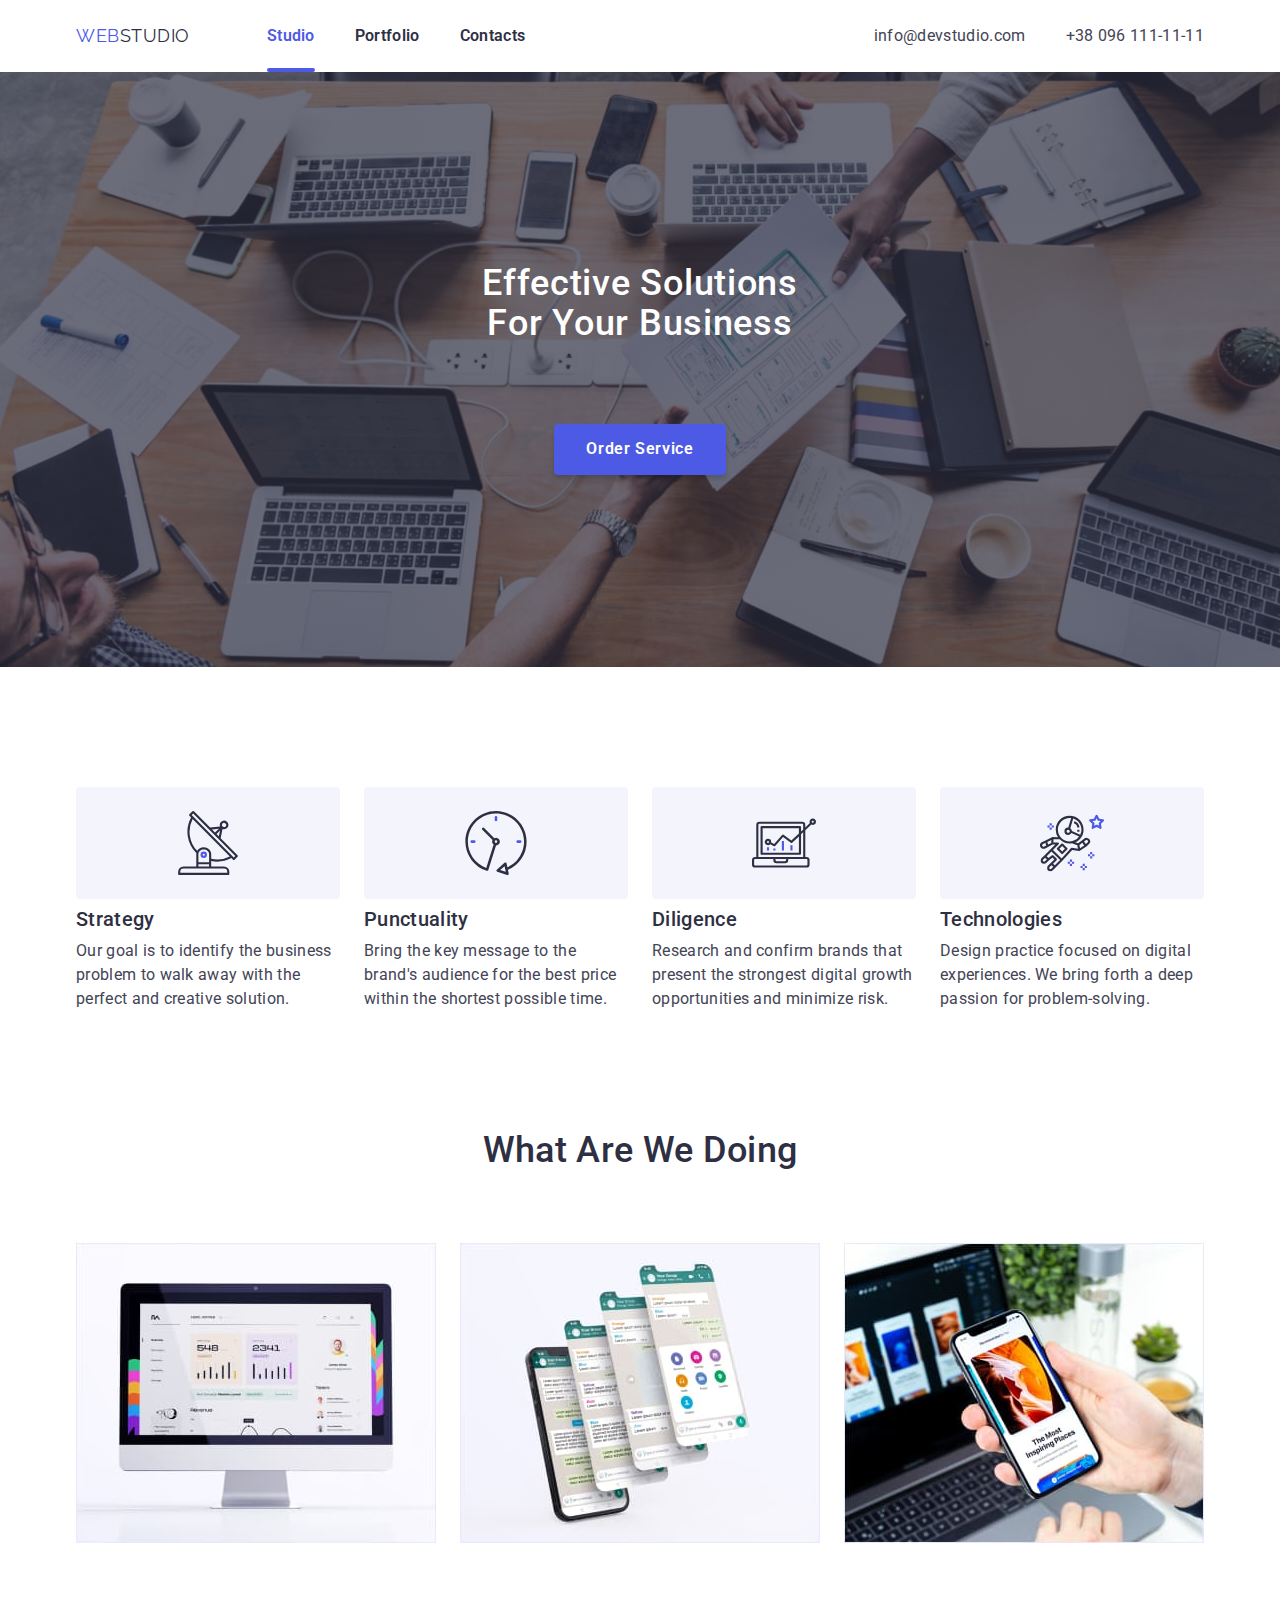
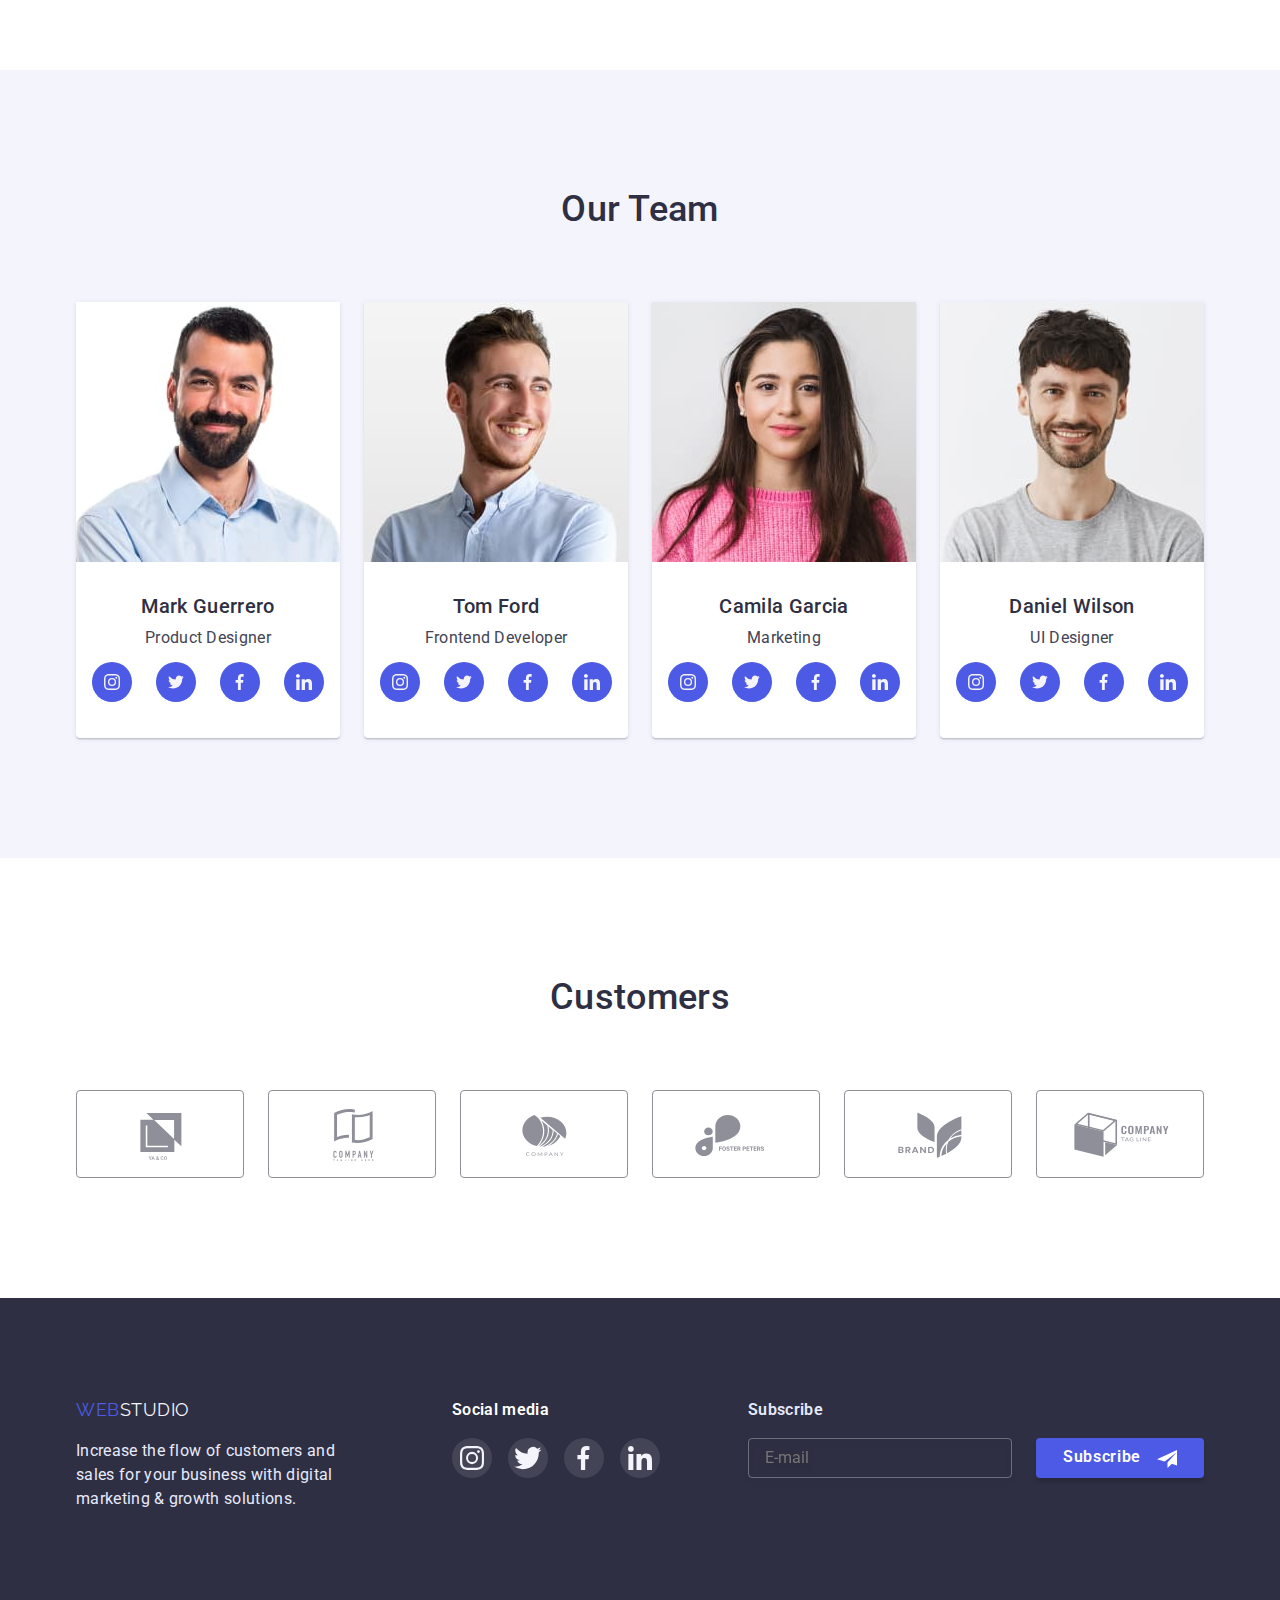
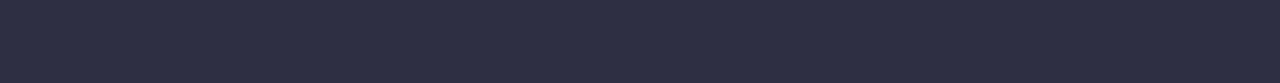
<file: index.html>
<!DOCTYPE html>
<html lang="en">
  <head>
    <meta charset="UTF-8" />
    <meta http-equiv="X-UA-Compatible" content="IE=edge" />
    <meta name="viewport" content="width=device-width, initial-scale=1.0" />
    <title>Studio</title>
    <link
      rel="stylesheet"
      href="https://cdnjs.cloudflare.com/ajax/libs/modern-normalize/1.1.0/modern-normalize.min.css"
    />
    <link rel="preconnect" href="https://fonts.googleapis.com" />
    <link rel="preconnect" href="https://fonts.gstatic.com" crossorigin />
    <link
      href="https://fonts.googleapis.com/css2?family=Raleway:wght@800&family=Roboto:wght@400;500;700;900&display=swap"
      rel="stylesheet"
    />
    <link rel="stylesheet" href="./css/styles.css" />
  </head>

  <body>
    <!--Шапка-->
    <header>
      <div class="nav container">
        <a href="./" class="logo logo-top"
          ><span class="first-word">WEB</span>STUDIO</a
        >
        <nav>
          <ul class="list link-nav">
            <li>
              <a href="./index.html" class="link link-hover active-page-studio"
                >Studio</a
              >
            </li>
            <li>
              <a href="./portfolio.html" class="link link-hover">Portfolio</a>
            </li>
            <li><a href="" class="link link-hover">Contacts</a></li>
          </ul>
        </nav>
        <ul class="list link-contacts hidden-class">
          <li>
            <a href="mailto:info@devstudio.com" class="link contact-hover"
              >info@devstudio.com</a
            >
          </li>
          <li>
            <a href="tel:+380961111111" class="link contact-hover"
              >+38 096 111-11-11</a
            >
          </li>
        </ul>
        <button type="button" class="mobile-button-burger js-open-menu">
          <svg width="32" height="22">
            <use href="./images/icons.svg#icon-hamburger"></use>
          </svg>
        </button>
      </div>
      <div class="mobile-modal js-menu-container">
        <div class="mobile-modal-container">
          <button type="button" class="close-button js-close-menu">
            <svg width="8" height="8">
              <use href="./images/icons.svg#icon-close-modal"></use>
            </svg>
          </button>
          <div class="mobile-modal-list">
            <ul class="list">
              <li class="mobile-modal-list-line">
                <a href="./" class="link link-hover modal-navigation">Studio</a>
              </li>
              <li class="mobile-modal-list-line">
                <a
                  href="./portfolio.html"
                  class="link link-hover modal-navigation"
                  >Portfolio</a
                >
              </li>
              <li class="mobile-modal-list-line">
                <a href="./" class="link link-hover modal-navigation"
                  >Contacts</a
                >
              </li>
            </ul>
            <ul class="list link-contacts mobile-l">
              <li>
                <a
                  href="tel:info@devstudio.com"
                  class="link contact-hover contact-mobile"
                  >+11 (000) 111-11-11</a
                >
              </li>
              <li class="mobile-modal-contact">
                <a
                  href="mailto:+380961111111"
                  class="link contact-hover contact-mail"
                  >info@devstudio.com</a
                >
              </li>
            </ul>
            <ul class="list activ mobile-modal-active">
              <li>
                <a class="ico-a" href="">
                  <svg class="person-href" width="24" height="20">
                    <use href="./images/icons.svg#icon-instagram"></use>
                  </svg>
                </a>
              </li>
              <li>
                <a class="ico-a" href="">
                  <svg class="person-href" width="24" height="20">
                    <use href="./images/icons.svg#icon-twitter"></use>
                  </svg>
                </a>
              </li>
              <li>
                <a class="ico-a" href="">
                  <svg class="person-href" width="24" height="20">
                    <use href="./images/icons.svg#icon-facebook"></use>
                  </svg>
                </a>
              </li>
              <li>
                <a class="ico-a" href="">
                  <svg class="person-href" width="24" height="20">
                    <use href="./images/icons.svg#icon-in"></use>
                  </svg>
                </a>
              </li>
            </ul>
          </div>
        </div>
      </div>
    </header>

    <!--Main content-->
    <main>
      <!--Герой-->
      <section class="hero section">
        <h1 class="hero-title">Effective Solutions for Your Business</h1>
        <button type="button" class="button-hero" data-modal-open>
          Order Service
        </button>
      </section>

      <!--Cекція після героя-->
      <section class="after-hero section">
        <div class="container">
          <ul class="list">
            <li class="list-after">
              <div class="icon-hero">
                <svg class="ico-after-hero">
                  <use href="./images/icons.svg#icon-anten"></use>
                </svg>
              </div>

              <h3>Strategy</h3>
              <p class="p-after">
                Our goal is to identify the business problem to walk away with
                the perfect and creative solution.
              </p>
            </li>

            <li class="list-after time">
              <div class="icon-hero">
                <svg class="ico-after-hero">
                  <use href="./images/icons.svg#icon-time"></use>
                </svg>
              </div>

              <h3>Punctuality</h3>
              <p class="p-after">
                Bring the key message to the brand's audience for the best price
                within the shortest possible time.
              </p>
            </li>

            <li class="list-after">
              <div class="icon-hero">
                <svg class="ico-after-hero">
                  <use href="./images/icons.svg#icon-notebook"></use>
                </svg>
              </div>

              <h3>Diligence</h3>
              <p class="p-after">
                Research and confirm brands that present the strongest digital
                growth opportunities and minimize risk.
              </p>
            </li>

            <li class="list-after">
              <div class="icon-hero">
                <svg class="ico-after-hero">
                  <use href="./images/icons.svg#icon-cosmoman"></use>
                </svg>
              </div>

              <h3>Technologies</h3>
              <p class="p-after">
                Design practice focused on digital experiences. We bring forth a
                deep passion for problem-solving.
              </p>
            </li>
          </ul>
        </div>
      </section>

      <!--Чим ми займаємось-->
      <section class="doing section">
        <div class="container">
          <h2 class="doing-title">What are we doing</h2>
          <ul class="list list-doing">
            <li>
              <img
                srcset="./images/what-doing-first@2.jpeg 2x"
                src="./images/imac.jpg"
                alt="monitor with graphs"
                width="360"
              />
            </li>

            <li>
              <img
                srcset="./images/what-doing-second@2.jpeg 2x"
                src="./images/multiscrin.jpg"
                alt="A phone with many messages"
                width="360"
              />
            </li>

            <li>
              <img
                srcset="./images/what-doing-third@2.jpeg 2x"
                src="./images/phone.jpg"
                alt="Hands hold the phone"
                width="360"
              />
            </li>
          </ul>
        </div>
      </section>

      <!--Наша команда-->
      <section class="our-team section">
				<div class="container our-team-container">
					<h2 class="team-title">Our Team</h2>
					<ul class="list team-list">
						<li class="pers">
							<img srcset="./images/first-person@2.jpeg 2x" src="./images/person-first.jpg" alt="" width="264" />
							<div class="person-data">
								<h3>Mark Guerrero</h3>
								<p class="position">Product Designer</p>
								<ul class="list activ">
									<li>
										<a class="ico-a" href="">
											<svg class="person-href" width="16" height="16">
												<use href="./images/icons.svg#icon-instagram"></use>
											</svg>
										</a>
									</li>
									<li>
										<a class="ico-a" href="">
											<svg class="person-href" width="16" height="16">
												<use href="./images/icons.svg#icon-twitter"></use>
											</svg>
										</a>
									</li>
									<li>
										<a class="ico-a" href="">
											<svg class="person-href" width="16" height="16">
												<use href="./images/icons.svg#icon-facebook"></use>
											</svg>
										</a>
									</li>
									<li>
										<a class="ico-a" href="">
											<svg class="person-href" width="16" height="16">
												<use href="./images/icons.svg#icon-in"></use>
											</svg>
										</a>
									</li>
								</ul>
							</div>
						</li>

						<li class="pers">
							<img srcset="./images/second-person@2.jpeg 2x" src="./images/person-second.jpg" alt="Smiling man" width="264" />
							<div class="person-data">
								<h3>Tom Ford</h3>
								<p class="position">Frontend Developer</p>
								<ul class="list activ">
									<li>
										<a class="ico-a" href="">
											<svg class="person-href" width="16" height="16">
												<use href="./images/icons.svg#icon-instagram"></use>
											</svg>
										</a>
									</li>
									<li>
										<a class="ico-a" href="">
											<svg class="person-href" width="16" height="16">
												<use href="./images/icons.svg#icon-twitter"></use>
											</svg>
										</a>
									</li>
									<li>
										<a class="ico-a" href="">
											<svg class="person-href" width="16" height="16">
												<use href="./images/icons.svg#icon-facebook"></use>
											</svg>
										</a>
									</li>
									<li>
										<a class="ico-a" href="">
											<svg class="person-href" width="16" height="16">
												<use href="./images/icons.svg#icon-in"></use>
											</svg>
										</a>
									</li>
								</ul>
							</div>
						</li>

						<li class="pers">
							<img srcset="./images/person-third@2.jpeg 2x" src="./images/person-third.jpg" alt="A girl with long hair" width="264" />
							<div class="person-data">
								<h3>Camila Garcia</h3>
								<p class="position">Marketing</p>
								<ul class="list activ">
									<li>
										<a class="ico-a" href="">
											<svg class="person-href" width="16" height="16">
												<use href="./images/icons.svg#icon-instagram"></use>
											</svg>
										</a>
									</li>
									<li>
										<a class="ico-a" href="">
											<svg class="person-href" width="16" height="16">
												<use href="./images/icons.svg#icon-twitter"></use>
											</svg>
										</a>
									</li>
									<li>
										<a class="ico-a" href="">
											<svg class="person-href" width="16" height="16">
												<use href="./images/icons.svg#icon-facebook"></use>
											</svg>
										</a>
									</li>
									<li>
										<a class="ico-a" href="">
											<svg class="person-href" width="16" height="16">
												<use href="./images/icons.svg#icon-in"></use>
											</svg>
										</a>
									</li>
								</ul>
							</div>
						</li>

						<li class="pers">
							<img srcset="./images/fouth-person@2.jpeg 2x" src="./images/person-fouth.jpg" alt="Smiling man with stubble" width="264" class="imje" />
							<div class="person-data">
								<h3>Daniel Wilson</h3>
								<p class="position">UI Designer</p>
								<ul class="list activ">
									<li>
										<a class="ico-a" href="">
											<svg class="person-href" width="16" height="16">
												<use href="./images/icons.svg#icon-instagram"></use>
											</svg>
										</a>
									</li>
									<li>
										<a class="ico-a" href="">
											<svg class="person-href" width="16" height="16">
												<use href="./images/icons.svg#icon-twitter"></use>
											</svg>
										</a>
									</li>
									<li>
										<a class="ico-a" href="">
											<svg class="person-href" width="16" height="16">
												<use href="./images/icons.svg#icon-facebook"></use>
											</svg>
										</a>
									</li>
									<li>
										<a class="ico-a" href="">
											<svg class="person-href" width="16" height="16">
												<use href="./images/icons.svg#icon-in"></use>
											</svg>
										</a>
									</li>
								</ul>
							</div>
						</li>
					</ul>
				</div>
			</section>

      <!-- Customers -->
      <section class="section customers">
				<div class="container">
					<h2 class="title-customers">Customers</h2>
					<div>
						<ul class="list list-customers">
							<li class="partner">
								<a href="" class="a-partner">
									<svg class="svg-partner" width="104" height="56">
										<use href="./images/icons.svg#icon-ya-so"></use>
									</svg>
								</a>
							</li>
							<li class="partner">
								<a href="" class="a-partner">
									<svg class="svg-partner" width="104" height="56">
										<use href="./images/icons.svg#icon-tagline"></use>
									</svg>
								</a>
							</li>
							<li class="partner">
								<a href="" class="a-partner">
									<svg class="svg-partner" width="104" height="56">
										<use href="./images/icons.svg#icon-thirh-company"></use>
									</svg>
								</a>
							</li>
							<li class="partner">
								<a href="" class="a-partner">
									<svg class="svg-partner" width="104" height="56">
										<use href="./images/icons.svg#icon-foster-peter"></use>
									</svg>
								</a>
							</li>
							<li class="partner">
								<a href="" class="a-partner">
									<svg class="svg-partner" width="104" height="56">
										<use href="./images/icons.svg#icon-leaf-logo"></use>
									</svg>
								</a>
							</li>
							<li class="partner">
								<a href="" class="a-partner">
									<svg class="svg-partner" width="104" height="56">
										<use href="./images/icons.svg#icon-last-company"></use>
									</svg>
								</a>
							</li>
						</ul>
					</div>
				</div>
			</section>
    </main>
    <!--Підвал Footer-->
    <footer class="footer">
			<div class="container footer-data">
				<div class="logo-media">
					<a href="./" class="logo logo-bottom"><span class="first-word">WEB</span>STUDIO</a>
					<p class="footer-text">
						Increase the flow of customers and sales for your business with digital marketing & growth solutions.
					</p>
				</div>

				<div class="social-media">
					<h4>Social media</h4>
					<ul class="list footer-list">
						<li class="footer-ico">
							<a href="">
								<svg with="24" height="24">
									<use href="./images/icons.svg#icon-instagram"></use>
								</svg>
							</a>
						</li>
						<li class="footer-ico">
							<a href="">
								<svg with="24" height="24">
									<use href="./images/icons.svg#icon-twitter"></use>
								</svg>
							</a>
						</li>
						<li class="footer-ico">
							<a href="">
								<svg with="24" height="24">
									<use href="./images/icons.svg#icon-facebook"></use>
								</svg>
							</a>
						</li>
						<li class="footer-ico">
							<a href="">
								<svg with="24" height="24">
									<use href="./images/icons.svg#icon-in"></use>
								</svg>
							</a>
						</li>
					</ul>
				</div>

				<form class="form-element">
					<label class="email-form">
						<span class="text-before-form-email">Subscribe</span>
						<input type="email" name="email" placeholder="E-mail" class="email-input-box" />
					</label>
					<span class="button-bottom"><button type="submit" class="button button-form">Subscribe</button> </span>
				</form>
			</div>
		</footer>

    <div class="backdrop is-hidden" data-modal>
      <div class="modal">
        <button type="button" class="close-button" data-modal-close>
          <svg width="8" height="8">
            <use href="./images/icons.svg#icon-close-modal"></use>
          </svg>
        </button>
        <form class="modal-form">
          <span class="modal-title"
            >Leave your contacts and we will call you back</span
          >
          <label for="" class="modal-form-field">
            <span class="modal-form-input-desc">Name</span>
            <span class="input-box"
              ><input
                type="text"
                name="name"
                class="modal-form-input"
                required
                pattern="^[a-zA-Zа-яА-я]+$"
                minlength="2"
              />
              <span class="modal-input-img">
                <svg class="ico">
                  <use href="./images/icons.svg#icon-icon-man"></use>
                </svg>
              </span>
            </span>
          </label>
          <label for="" class="modal-form-field">
            <span class="modal-form-input-desc">Phone</span>
            <span class="input-box">
              <input
                type="tel"
                name="phone"
                class="modal-form-input"
                required
                pattern="[0-9]{3}-[0-9]{3}-[0-9]{2}-[0-9]{2}"
                title="xxx-xxx-xx-xx"
              />
              <span class="modal-input-img">
                <svg class="ico">
                  <use href="./images/icons.svg#icon-icon-tel"></use>
                </svg>
              </span>
            </span>
          </label>
          <label for="" class="modal-form-field">
            <span class="modal-form-input-desc">Email</span>
            <span class="input-box"
              ><input
                type="email"
                name="email"
                class="modal-form-input"
                required />
              <span class="modal-input-img">
                <svg class="ico">
                  <use href="./images/icons.svg#icon-icon-convert"></use>
                </svg> </span
            ></span>
          </label>
          <label for="" class="modal-form-field">
            <span class="modal-form-input-desc">Comment</span>
            <textarea
              name="user-message"
              placeholder="Text input"
              class="modal-coment-field"
            ></textarea>
          </label>
          <input
            id="user-policy"
            type="checkbox"
            name="user-policy"
            class="modal-form-check visually-hidden"
          />
          <label for="user-policy" class="modal-form-check-desk"
            >I accept the terms and conditions of the&nbsp;<a
              href=""
              class="policy link"
              >Privacy Policy</a
            ></label
          >

          <button type="submit" class="modal-form-submit button">Send</button>
        </form>
      </div>
    </div>
    <script src="./js/mobile-menu.js"></script>
    <script src="./js/modal.js"></script>
  </body>
</html>
</file>
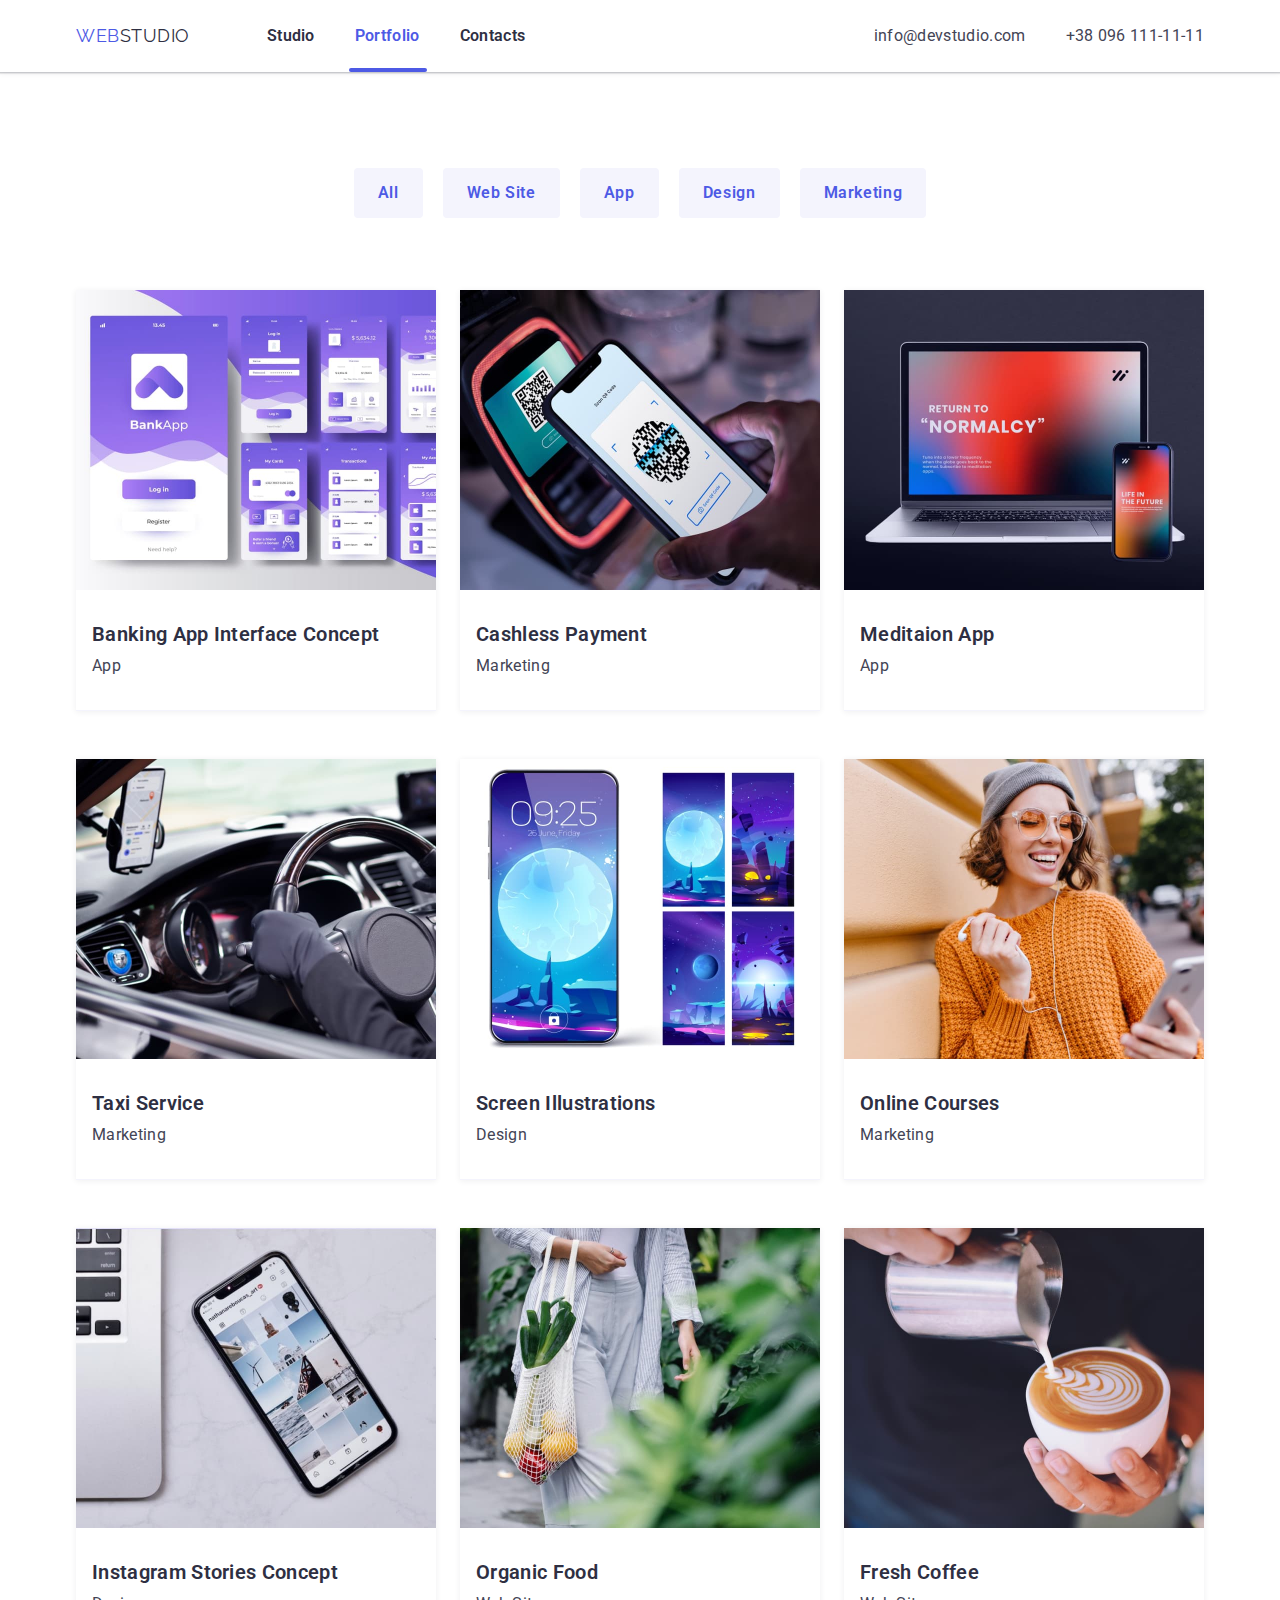
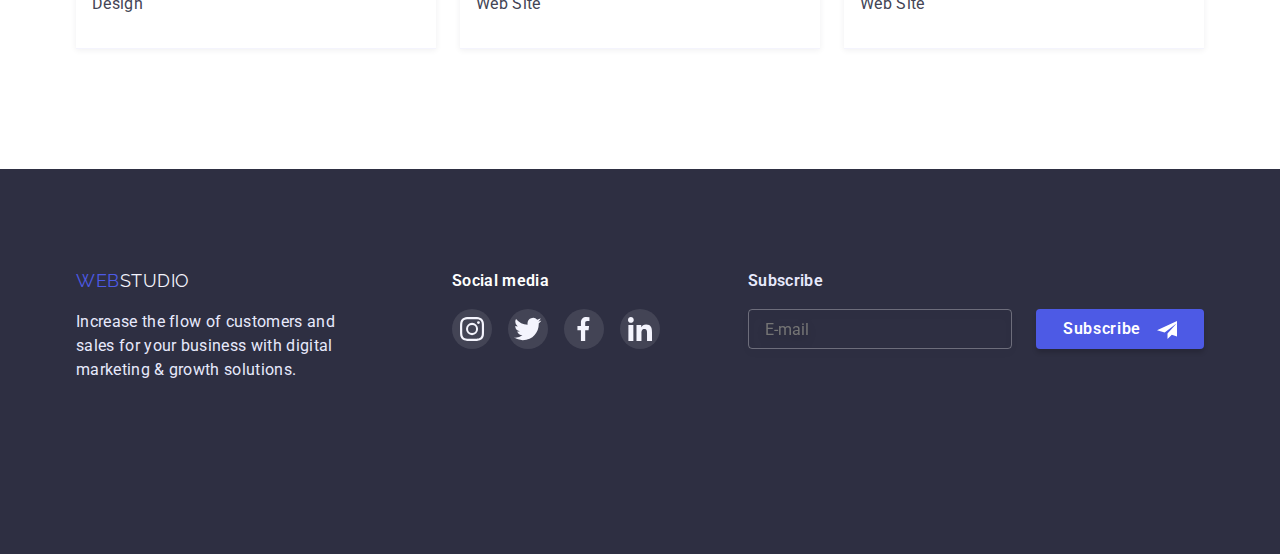
<file: portfolio.html>
<!DOCTYPE html>
<html lang="en">
  <head>
    <meta charset="UTF-8" />
    <meta http-equiv="X-UA-Compatible" content="IE=edge" />
    <meta name="viewport" content="width=device-width, initial-scale=1.0" />
    <title>Studio</title>
    <link
      rel="stylesheet"
      href="https://cdnjs.cloudflare.com/ajax/libs/modern-normalize/1.1.0/modern-normalize.min.css"
    />
    <link rel="preconnect" href="https://fonts.googleapis.com" />
    <link rel="preconnect" href="https://fonts.gstatic.com" crossorigin />
    <link
      href="https://fonts.googleapis.com/css2?family=Raleway:wght@800&family=Roboto:wght@400;500;700;900&display=swap"
      rel="stylesheet"
    />
    <link rel="stylesheet" href="./css/styles.css" />
  </head>
  <body>
    <!--Шапка-->
    <header>
      <div class="nav container">
        <a href="./" class="logo logo-top"
          ><span class="first-word">WEB</span>STUDIO</a
        >
        <nav>
          <ul class="list link-nav">
            <li><a href="./index.html" class="link link-hover">Studio</a></li>
            <li>
              <a
                href="./portfolio.html"
                class="link link-hover active-page-portfolio"
                >Portfolio</a
              >
            </li>
            <li><a href="" class="link link-hover">Contacts</a></li>
          </ul>
        </nav>
        <ul class="list link-contacts hidden-class">
          <li>
            <a href="mailto:info@devstudio.com" class="link contact-hover"
              >info@devstudio.com</a
            >
          </li>
          <li>
            <a href="tel:+380961111111" class="link contact-hover"
              >+38 096 111-11-11</a
            >
          </li>
        </ul>
        <button type="button" class="mobile-button-burger js-open-menu">
          <svg width="32" height="22">
            <use href="./images/icons.svg#icon-hamburger"></use>
          </svg>
        </button>
      </div>
      <div class="mobile-modal js-menu-container">
        <div class="mobile-modal-container">
          <button type="button" class="close-button js-close-menu">
            <svg width="8" height="8">
              <use href="./images/icons.svg#icon-close-modal"></use>
            </svg>
          </button>
          <div class="mobile-modal-list">
            <ul class="list">
              <li class="mobile-modal-list-line">
                <a href="./" class="link link-hover modal-navigation">Studio</a>
              </li>
              <li class="mobile-modal-list-line">
                <a
                  href="./portfolio.html"
                  class="link link-hover modal-navigation"
                  >Portfolio</a
                >
              </li>
              <li class="mobile-modal-list-line">
                <a href="./" class="link link-hover modal-navigation"
                  >Contacts</a
                >
              </li>
            </ul>
            <ul class="list link-contacts mobile-l">
              <li>
                <a
                  href="tel:info@devstudio.com"
                  class="link contact-hover contact-mobile"
                  >+11 (000) 111-11-11</a
                >
              </li>
              <li class="mobile-modal-contact">
                <a
                  href="mailto:+380961111111"
                  class="link contact-hover contact-mail"
                  >info@devstudio.com</a
                >
              </li>
            </ul>
            <ul class="list activ mobile-modal-active">
              <li>
                <a class="ico-a" href="">
                  <svg class="person-href" width="24" height="20">
                    <use href="./images/icons.svg#icon-instagram"></use>
                  </svg>
                </a>
              </li>
              <li>
                <a class="ico-a" href="">
                  <svg class="person-href" width="24" height="20">
                    <use href="./images/icons.svg#icon-twitter"></use>
                  </svg>
                </a>
              </li>
              <li>
                <a class="ico-a" href="">
                  <svg class="person-href" width="24" height="20">
                    <use href="./images/icons.svg#icon-facebook"></use>
                  </svg>
                </a>
              </li>
              <li>
                <a class="ico-a" href="">
                  <svg class="person-href" width="24" height="20">
                    <use href="./images/icons.svg#icon-in"></use>
                  </svg>
                </a>
              </li>
            </ul>
          </div>
        </div>
      </div>
    </header>

    <!--Main content-->
    <main>
      <section class="colection section filter-menu">
        <div class="container">
          <!--Filter Menu  -->

          <ul class="list filter">
            <li class="filter-item">
              <button type="button" class="button">All</button>
            </li>
            <li class="filter-item">
              <button type="button" class="button">Web Site</button>
            </li>
            <li class="filter-item">
              <button type="button" class="button">App</button>
            </li>
            <li class="filter-item">
              <button type="button" class="button">Design</button>
            </li>
            <li class="filter-item">
              <button type="button" class="button">Marketing</button>
            </li>
          </ul>

          <!-- Examples-works -->

          <ul class="list examples-works">
            <li class="item-works">
              <a href="" class="link link-focus">
                <div class="img-p">
                  <picture>
                    <source
                      srcset="./images/desctop-form/one-desctop@2.jpeg 2x"
                      media="(min-width: 1200px)"
                    />
                    <source
                      srcset="
                        ./images/tablet-form/one-tablet@1.jpeg 1x,
                        ./images/tablet-form/one-tablet@2.jpeg 2x
                      "
                      media="(min-width: 768px)"
                    />
                    <source
                      srcset="
                        ./images/mobile-form/one-mobile@1.jpeg 1x,
                        ./images/mobile-form/one-mobile@2.jpeg 2x
                      "
                      media="(max-width: 767px)"
                    />

                    <img src="./images/first-image.jpg" alt="multiscrin" />
                  </picture>

                  <p class="overlay">
                    14 Stylish and User-Friendly App Design Concepts · Task
                    Manager App · Calorie Tracker App · Exotic Fruit Ecommerce
                    App · Cloud Storage App
                  </p>
                </div>
                <div class="example-work">
                  <h3 class="title-portfolio">Banking App Interface Concept</h3>
                  <p class="text-works">App</p>
                </div>
              </a>
            </li>
            <li class="item-works">
              <a href="" class="link">
                <div class="img-p">
                  <picture>
                    <source
                      srcset="./images/desctop-form/two-desctop@1.jpeg x, ./images/desctop-form/two-desctop@2.jpeg 2x"
                      media="(min-width: 1200px)"
                    />
                    <source
                      srcset="
                        ./images/tablet-form/two-tablet@1.jpeg 1x,
                        ./images/tablet-form/two-tablet@2.jpeg 2x
                      "
                      media="(min-width: 768px)"
                    />
                    <source
                      srcset="
                        ./images/mobile-form/two@1.jpeg 1x,
                        ./images/mobile-form/two@2.jpeg 2x
                      "
                      media="(max-width: 767px)"
                    />

                    <img src="./images/paying.jpg" alt="phone scan qr-code" />
                  </picture>

                  <p class="overlay">
                    14 Stylish and User-Friendly App Design Concepts · Task
                    Manager App · Calorie Tracker App · Exotic Fruit Ecommerce
                    App · Cloud Storage App
                  </p>
                </div>

                <div class="example-work">
                  <h3 class="title-portfolio">Cashless Payment</h3>
                  <p class="text-works">Marketing</p>
                </div>
              </a>
            </li>
            <li class="item-works">
              <a href="" class="link">
                <div class="img-p">
                  <picture>
                    <source
                      srcset="./images/desctop-form/three-desctop@2.jpeg 2x"
                      media="(min-width: 1200px)"
                    />
                    <source
                      srcset="
                        ./images/tablet-form/three-tablet@1.jpeg 1x,
                        ./images/tablet-form/three-tablet@2.jpeg 2x
                      "
                      media="(min-width: 768px)"
                    />
                    <source
                      srcset="
                        ./images/mobile-form/three@1.jpeg 1x,
                        ./images/mobile-form/three@2.jpeg 2x
                      "
                      media="(max-width: 767px)"
                    />

                    <img
                      src="./images/third-image.jpg"
                      alt="phone scan qr-code"
                    />
                  </picture>

                  <p class="overlay">
                    14 Stylish and User-Friendly App Design Concepts · Task
                    Manager App · Calorie Tracker App · Exotic Fruit Ecommerce
                    App · Cloud Storage App
                  </p>
                </div>

                <div class="example-work">
                  <h3 class="title-portfolio">Meditaion App</h3>
                  <p class="text-works">App</p>
                </div>
              </a>
            </li>
            <li class="item-works">
              <a href="" class="link">
                <div class="img-p">
                  <picture>
                    <source
                      srcset="
                  
                        ./images/desctop-form/four-desctop@2.jpeg 2x
                      "
                      media="(min-width: 1200px)"
                    />
                    <source
                      srcset="
                        ./images/tablet-form/four-tablet@1.jpeg 1x,
                        ./images/tablet-form/four-tablet@2.jpeg 2x
                      "
                      media="(min-width: 768px)"
                    />
                    <source
                      srcset="
                        ./images/mobile-form/four-mobile@1.jpeg 1x,
                        ./images/mobile-form/four-mobile@2.jpeg 2x
                      "
                      media="(max-width: 767px)"
                    />

                    <img src="./images/fourth-image.jpg" alt="heands on weel" />
                  </picture>

                  <p class="overlay">
                    14 Stylish and User-Friendly App Design Concepts · Task
                    Manager App · Calorie Tracker App · Exotic Fruit Ecommerce
                    App · Cloud Storage App
                  </p>
                </div>

                <div class="example-work">
                  <h3 class="title-portfolio">Taxi Service</h3>
                  <p class="text-works">Marketing</p>
                </div>
              </a>
            </li>
            <li class="item-works">
              <a href="" class="link">
                <div class="img-p">
                  <picture>
                    <source
                      srcset="
                      
                        ./images/desctop-form/five-desctop@2.jpeg 2x
                      "
                      media="(min-width: 1200px)"
                    />
                    <source
                      srcset="
                        ./images/tablet-form/five-tablet@1.jpeg 1x,
                        ./images/tablet-form/five-tablet@2.jpeg 2x
                      "
                      media="(min-width: 768px)"
                    />
                    <source
                      srcset="
                        ./images/mobile-form/five-mobile@1.jpeg 1x,
                        ./images/mobile-form/five-mobile@2.jpeg 2x
                      "
                      media="(max-width: 767px)"
                    />
                    <img src="./images/fifth-image.jpg" alt="" />
                  </picture>

                  <p class="overlay">
                    14 Stylish and User-Friendly App Design Concepts · Task
                    Manager App · Calorie Tracker App · Exotic Fruit Ecommerce
                    App · Cloud Storage App
                  </p>
                </div>

                <div class="example-work">
                  <h3 class="title-portfolio">Screen Illustrations</h3>
                  <p class="text-works">Design</p>
                </div>
              </a>
            </li>
            <li class="item-works">
              <a href="" class="link">
                <div class="img-p">
                  <picture>
                    <source
                      srcset="
                     
                        ./images/desctop-form/six-desctop@2.jpeg 2x
                      "
                      media="(min-width: 1200px)"
                    />
                    <source
                      srcset="
                        ./images/tablet-form/six-tablet@1.jpeg 1x,
                        ./images/tablet-form/six-tablet@2.jpeg 2x
                      "
                      media="(min-width: 768px)"
                    />
                    <source
                      srcset="
                        ./images/mobile-form/six-mobile@1.jpeg 1x,
                        ./images/mobile-form/six-mobile@2.jpeg 2x
                      "
                      media="(max-width: 767px)"
                    />
                    <img
                      src="./images/sixth-image.jpg"
                      alt="Smiling girl in headphone"
                    />
                  </picture>

                  <p class="overlay">
                    14 Stylish and User-Friendly App Design Concepts · Task
                    Manager App · Calorie Tracker App · Exotic Fruit Ecommerce
                    App · Cloud Storage App
                  </p>
                </div>

                <div class="example-work">
                  <h3 class="title-portfolio">Online Courses</h3>
                  <p class="text-works">Marketing</p>
                </div>
              </a>
            </li>
            <li class="item-works">
              <a href="" class="link">
                <div class="img-p">
                  <picture>
                    <source
                      srcset="
                    
                        ./images/desctop-form/seven-desctop@2.jpeg 2x
                      "
                      media="(min-width: 1200px)"
                    />
                    <source
                      srcset="
                        ./images/tablet-form/seven-tablet@1.jpeg 1x,
                        ./images/tablet-form/seven-tablet@2.jpeg 2x
                      "
                      media="(min-width: 768px)"
                    />
                    <source
                      srcset="
                        ./images/mobile-form/seven-mobile@1.jpeg 1x,
                        ./images/mobile-form/seven-mobile@2.jpeg 2x
                      "
                      media="(max-width: 767px)"
                    />
                    <img src="./images/seven-image.jpg" alt="Instagram page" />
                  </picture>

                  <p class="overlay">
                    14 Stylish and User-Friendly App Design Concepts · Task
                    Manager App · Calorie Tracker App · Exotic Fruit Ecommerce
                    App · Cloud Storage App
                  </p>
                </div>

                <div class="example-work">
                  <h3 class="title-portfolio">Instagram Stories Concept</h3>
                  <p class="text-works">Design</p>
                </div>
              </a>
            </li>
            <li class="item-works">
              <a href="" class="link">
                <div class="img-p">
                  <picture>
                    <source
                      srcset="
                  
                        ./images/desctop-form/eight-desctop@2.jpeg 2x
                      "
                      media="(min-width: 1200px)"
                    />
                    <source
                      srcset="
                        ./images/tablet-form/eight-tablet@1.jpeg 1x,
                        ./images/tablet-form/eight-tablet@2.jpeg 2x
                      "
                      media="(min-width: 768px)"
                    />
                    <source
                      srcset="
                        ./images/mobile-form/eight-mobile@1.jpeg 1x,
                        ./images/mobile-form/eight-mobile@2.jpeg 2x
                      "
                      media="(max-width: 767px)"
                    />
                    <img
                      src="./images/eight-image.jpg"
                      alt=" Fruts in the baskets"
                    />
                  </picture>

                  <p class="overlay">
                    14 Stylish and User-Friendly App Design Concepts · Task
                    Manager App · Calorie Tracker App · Exotic Fruit Ecommerce
                    App · Cloud Storage App
                  </p>
                </div>

                <div class="example-work">
                  <h3 class="title-portfolio">Organic Food</h3>
                  <p class="text-works">Web Site</p>
                </div>
              </a>
            </li>
            <li class="item-works">
              <a href="" class="link">
                <div class="img-p">
                  <picture>
                    <source
                      srcset="
                        
                        ./images/desctop-form/nine-desctop@2.jpeg 2x
                      "
                      media="(min-width: 1200px)"
                    />
                    <source
                      srcset="
                        ./images/tablet-form/nine-tablet@1.jpeg 1x,
                        ./images/tablet-form/nine-tablet@2.jpeg 2x
                      "
                      media="(min-width: 768px)"
                    />
                    <source
                      srcset="
                        ./images/mobile-form/nine-mobile@1.jpeg 1x,
                        ./images/mobile-form/nine-mobile@2.jpeg 2x
                      "
                      media="(max-width: 767px)"
                    />
                    <img
                      src="./images/ninth-image.jpg"
                      alt="Cappuccino is being prepared"
                    />
                  </picture>

                  <p class="overlay">
                    14 Stylish and User-Friendly App Design Concepts · Task
                    Manager App · Calorie Tracker App · Exotic Fruit Ecommerce
                    App · Cloud Storage App
                  </p>
                </div>
                <div class="example-work">
                  <h3 class="title-portfolio">Fresh Coffee</h3>
                  <p class="text-works">Web Site</p>
                </div>
              </a>
            </li>
          </ul>
        </div>
      </section>
    </main>
    <!--Підвал Footer-->
    <footer class="footer">
			<div class="container footer-data">
				<div class="logo-media">
					<a href="./" class="logo logo-bottom"><span class="first-word">WEB</span>STUDIO</a>
					<p class="footer-text">
						Increase the flow of customers and sales for your business with digital marketing & growth solutions.
					</p>
				</div>

				<div class="social-media">
					<h4>Social media</h4>
					<ul class="list footer-list">
						<li class="footer-ico">
							<a href="">
								<svg with="24" height="24">
									<use href="./images/icons.svg#icon-instagram"></use>
								</svg>
							</a>
						</li>
						<li class="footer-ico">
							<a href="">
								<svg with="24" height="24">
									<use href="./images/icons.svg#icon-twitter"></use>
								</svg>
							</a>
						</li>
						<li class="footer-ico">
							<a href="">
								<svg with="24" height="24">
									<use href="./images/icons.svg#icon-facebook"></use>
								</svg>
							</a>
						</li>
						<li class="footer-ico">
							<a href="">
								<svg with="24" height="24">
									<use href="./images/icons.svg#icon-in"></use>
								</svg>
							</a>
						</li>
					</ul>
				</div>

				<form class="form-element">
					<label class="email-form">
						<span class="text-before-form-email">Subscribe</span>
						<input type="email" name="email" placeholder="E-mail" class="email-input-box" />
					</label>
					<span class="button-bottom"><button type="submit" class="button button-form">Subscribe</button> </span>
				</form>
			</div>
		</footer>
    <script src="./js/mobile-menu.js"></script>
  </body>
</html>
</file>
<file: css/styles.css>
*,
*::before,
*::after {
  box-sizing: border-box;
}

:root {
  --color-title-background: #2e2f42;
  --color-text: #434455;
  --color-studio: #4d5ae5;
  --alternative-color: #f4f4fd;
  --bacground-color-text: #ffffff;
  --hover-color: #434455;
  --animation: 250ms cubic-bezier(0.4, 0, 0.2, 1);
}

header {
  box-shadow: 0px 2px 1px rgba(46, 47, 66, 0.08),
    0px 1px 1px rgba(46, 47, 66, 0.16), 0px 1px 6px rgba(46, 47, 66, 0.08);
}

.active-page-portfolio::after {
  position: absolute;
  bottom: 0;
  left: -6px;

  content: "";
  display: block;
  width: 78px;
  height: 4px;
  border-radius: 2px;
  background-color: var(--color-studio);
}

body {
  font-family: "Roboto", sans-serif;
  color: var(--color-text);
  background-color: var(--bacground-color-text);
  font-weight: 400;
  line-height: 1.5;
  letter-spacing: 0.02em;
}

/* title */
h1 {
  margin: 0;
}

h2 {
  margin: 0;
  font-weight: 500;
  font-size: 36px;
  line-height: 1.11;
  text-align: center;
  text-transform: capitalize;
  color: var(--color-title-background);
}

h3 {
  font-weight: 500;
  font-size: 20px;
  line-height: 1.2;
  color: var(--color-title-background);
  margin: 0;
}

.close-button {
  position: absolute;
  right: 24px;
  top: 24px;

  display: flex;
  align-items: center;
  justify-content: center;

  width: 24px;
  height: 24px;
  border-radius: 50%;
  background-color: #e7e9fc;
  border: 1px solid rgba(0, 0, 0, 0.1);
  cursor: pointer;
}

.link {
  text-decoration: none;
  color: inherit;
}

.list {
  padding: 0;
  margin: 0;
  list-style-type: none;
}

.contact-hover {
  transition: color var(--animation);
}

.contact-hover:hover {
  color: var(--color-studio);
}

.link-nav {
  display: flex;
}

.link-nav li:not(:last-child) {
  margin-right: 40px;
}

.link-hover {
  display: block;
  padding-top: 24px;
  padding-bottom: 24px;

  color: var(--color-title-background);
  font-weight: 600;

  transition: color var(--animation);
}

.link-contacts a {
  padding-top: 24px;
  padding-bottom: 24px;
}

.link-contacts li + li {
  margin-left: 40px;
}

.link-contacts a {
  color: var(--color-text);
}

.link-hover {
  display: block;
  position: relative;
}

.link-hover:hover,
.link-hover:focus {
  color: var(--hover-color);
}

.link:active {
  color: var(--color-studio);
}

.hero-title {
  max-width: 317px;
  margin-left: auto;
  margin-right: auto;
  font-weight: 500;
  font-size: 36px;
  line-height: 1.11;
  margin-bottom: 80px;
  text-align: center;
  letter-spacing: 0.02em;
  text-transform: capitalize;
}

.hero {
  color: var(--bacground-color-text);
  max-width: 1600px;
  background-color: var(--color-title-background);
  background-image: linear-gradient(to right, #2e2f42b3, #2e2f42b3),
    url(../images/people-office.jpg);
  background-size: cover;
  background-repeat: no-repeat;
  text-align: center;
  padding-top: 112px;
  padding-bottom: 109px;
  padding-left: 56px;
  padding-right: 56px;
}

.modal {
  width: 408px;
  height: 579px;
  padding: 72px 24px 24px 24px;
  background-color: #fcfcfc;

  position: absolute;
  top: 50%;
  left: 50%;
  transform: translate(-50%, -50%);
}

.after-hero ul {
  display: flex;
}

/* Section after hero */

.icon-hero {
  display: flex;
  justify-content: center;
  align-items: center;
  width: 264px;
  height: 112px;
  border-radius: 4px;
  background-color: #f4f4fd;
  margin-bottom: 8px;
}

.ico-after-hero {
  width: 64px;
  height: 64px;
}

.after-hero {
  padding-top: 96px;
  padding-bottom: 96px;
}

.after-hero ul li {
  width: 264px;
  margin-bottom: 0;
}

.after-hero ul li h3 {
  margin-top: 0;
}

.after-hero ul {
  justify-content: space-between;
}

.p-after {
  margin-top: 8px;
  margin-bottom: 0;
}

.list-after:not(:last-child) {
  margin-right: 24px;
}

.doing {
  display: none;
}

/* OUR-TEAM */

.our-team {
  padding-top: 96px;
  padding-bottom: 96px;

  background-color: var(--alternative-color);
}

/* Customers */

.list-customers {
  display: flex;
}

.partner {
  width: 168px;
  height: 88px;

  margin-right: 24px;
}

.partner:last-child {
  margin-right: 0;
}

.a-partner {
  border: 1px solid #8e8f99;
  border-radius: 4px;
  color: #8e8f99;
  width: 100%;
  height: 100%;
  display: flex;
  justify-content: center;
  align-items: center;
  transition: border-color var(--animation);
}

.svg-partner {
  fill: #8e8f99;
  transition: fill var(--animation);
}

.a-partner:hover,
.a-partner:focus {
  border-color: var(--color-studio);
}

.a-partner:hover .svg-partner,
.a-partner:focus .svg-partner {
  fill: var(--color-studio);
}

.customers {
  padding-top: 120px;
  padding-bottom: 120px;
}

.title-customers {
  margin-bottom: 72px;
}

/* Footer */

.footer-text {
  margin: 0;
  margin-left: 0;
  margin-top: 16px;
  width: 264px;
}
.footer-data {
  display: flex;
}

.footer-list {
  display: flex;
}

.social-media {
  margin-left: 120px;
}

.social-media a {
  height: 100%;
  width: 100%;
  display: flex;
  justify-content: center;
  align-items: center;
}

.footer-list > li {
  width: 40px;
  height: 40px;
}

.footer-data h4 {
  margin: 0;
  margin-bottom: 16px;

  font-family: "Roboto";
  font-style: normal;
  font-weight: 600;
  line-height: 1.5;
  letter-spacing: 0.02em;
  color: #ffffff;
}

.footer-ico {
  background-color: var(--hover-color);
  border-radius: 50%;
  transition: background-color var(--animation);
}

.footer-list > li:hover {
  background-color: #31d0aa;
}

.footer-ico:not(:last-child) {
  margin-right: 16px;
}

.footer {
  padding-top: 100px;
  height: 310px;
  background-color: var(--color-title-background);
  color: #e7e9fc;
}

/* ============ FOOTER FORM ============ */
.form-element {
  display: flex;
  height: 80px;
  margin-left: 80px;
}

.button-form::after {
  content: "";
  background-image: url(../images/icon-send.svg);
  width: 20px;
  height: 20px;
  margin-left: 16px;

  justify-content: center;
  align-items: center;
}

.button-form:hover,
.button-form:focus {
  box-shadow: 0px 1px 6px rgba(46, 47, 66, 0.08),
    0px 1px 1px rgba(46, 47, 66, 0.16), 0px 2px 1px rgba(46, 47, 66, 0.08);
}

.button-form:active {
  background-color: #404bbf;
  box-shadow: 0px 4px 4px rgba(0, 0, 0, 0.15);
}

.email-input-box {
  width: 264px;
  height: 40px;
  border: 1px solid rgba(255, 255, 255, 0.3);
  filter: drop-shadow(0px 4px 4px rgba(0, 0, 0, 0.15));
  border-radius: 4px;
  background-color: inherit;
  padding: 8px 16px;
  color: #fff;
  transition: border var(--animation);
}

.email-input-box:focus {
  outline: none;
  border: 1px solid #4d5ae5;
}

.email-input-box:playsholder {
  font-weight: 400;
  font-size: 12px;
  line-height: 2;

  display: flex;
  align-items: center;
  letter-spacing: 0.04em;

  color: rgba(255, 255, 255, 0.6);
}

.text-before-form-email {
  display: block;
  margin-bottom: 16px;

  font-weight: 600;
  font-size: 16px;
  line-height: 1.5;

  letter-spacing: 0.02em;
}

.button-bottom {
  display: flex;
  align-items: flex-end;
  margin-left: 24px;
}

.filter {
  display: flex;
  justify-content: center;
  margin-bottom: 72px;
}

.filter-item {
  margin-right: 20px;
  border-radius: 4px;
}

.filter-item:hover,
.filter-item:focus {
  box-shadow: 0px 4px 4px rgba(0, 0, 0, 0.15);
}

.filter-item:last-child {
  margin-right: 0;
}

.filter > li {
  min-width: 48px;
}

.filter-menu {
  padding-bottom: 120px;
}

/* Page Portfolio */

.colection {
  padding-top: 96px;
  padding-bottom: 96px;
}

.title-portfolio {
  text-align: left;
  font-weight: 600;
  font-size: 20px;
  line-height: 1.2;
}

.button {
  font-weight: 600;
  align-items: center;
  text-align: center;
  letter-spacing: 0.04em;
  color: var(--color-studio);
  background-color: var(--alternative-color);
  border: 0;
  cursor: pointer;
  border-radius: 4px;
  padding: 16px 24px;

  transition: color var(--animation), background-color var(--animation),
    box-shadov var(--animation);
}

.button:hover,
.button:focus {
  color: var(--alternative-color);
  background-color: var(--color-studio);
  box-shadow: 0px 1px 6px rgba(46, 47, 66, 0.08),
    0px 1px 1px rgba(46, 47, 66, 0.16), 0px 2px 1px rgba(46, 47, 66, 0.08);
}

.examples-works {
  display: flex;
  flex-wrap: wrap;
  justify-content: space-between;
}

.item-works {
  margin-bottom: 48px;
  box-shadow: 0px 1px 6px rgba(46, 47, 66, 0.08);
  width: 360px;

  transition: box-shadow var(--animation);
}

.item-works:hover,
.item-works:focus {
  box-shadow: 0px 1px 6px rgba(46, 47, 66, 0.08),
    0px 1px 1px rgba(46, 47, 66, 0.16), 0px 2px 1px rgba(46, 47, 66, 0.08);
}

.text-works {
  margin: 0;
  margin-top: 8px;
}

.item-works:nth-last-child(-n + 3) {
  margin-bottom: 0;
}

.item-works:not(:nth-child(3n + 3)) {
  margin-right: 24px;
}

.position {
  margin: 0;
  margin-bottom: 12px;
  margin-top: 8px;
}

.person-data {
  padding: 32px 16px 36px;
}

.item-works > a > img {
  display: block;
}

.example-work {
  padding-left: 16px;
  padding-top: 32px;
  padding-bottom: 32px;
  border-bottom: 0.5px solid #f4f4fd;
}

.ico-a {
  display: flex;

  height: 100%;
  width: 100%;
  align-items: center;
  justify-content: center;

  border-radius: 50%;
}

.activ > li {
  width: 40px;
  height: 40px;
  background-color: var(--color-studio);
  border-radius: 50%;
}

.activ > li:not(:last-child) {
  margin-right: 24px;
}

.img-p {
  position: relative;
  width: 360px;
  overflow: hidden;
}

.img-p img {
  display: block;
}

.overlay {
  position: absolute;
  left: 0;
  top: 0;
  width: 360px;
  height: 300px;
  margin: 0;
  padding-top: 40px;
  padding-left: 32px;
  padding-right: 32px;
  overflow: auto;
  transform: translate(0, 100%);
  transition: transform var(--animation);

  font-weight: 400;
  font-size: 16px;
  line-height: 1.5;
  background-color: var(--color-studio);
  color: var(--alternative-color);
  letter-spacing: 0.02em;
  position: absolute;
}

.item-works :hover .overlay,
.link-focus:focus .overlay {
  transform: translate(0, 0);
}

/* ============ FOOTER FORM ============ */

/* logo style */

.logo {
  text-decoration: none;
  color: var(--color-title-background);
  font-family: "Raleway", sans-serif;
  font-size: 18px;
  line-height: 1.33;
  letter-spacing: 0.03em;
}

.first-word {
  color: var(--color-studio);
}

.logo-bottom {
  color: var(--alternative-color);
}

/* Hero styles */

.button-hero {
  font-weight: 600;
  font-size: 16px;
  line-height: 1.18;
  align-items: center;
  letter-spacing: 0.04em;
  color: var(--bacground-color-text);
  background-color: var(--color-studio);
  border: 0;
  cursor: pointer;
  padding: 16px 32px;
  border-radius: 4px;
  box-shadow: 0px 4px 4px rgba(0, 0, 0, 0.15);
  transition: background-color var(--animation), box-shadow var(--animation);
}

.button-hero:hover,
.button-hero:focus {
  background: #4d5ae5;
  box-shadow: 0px 1px 6px rgba(46, 47, 66, 0.08),
    0px 1px 1px rgba(46, 47, 66, 0.16), 0px 2px 1px rgba(46, 47, 66, 0.08);
}

.button-hero:active {
  background-color: #404bbf;
  box-shadow: 0px 4px 4px rgba(0, 0, 0, 0.15);
}

/* Our Team */

.team-list > li > img {
  display: block;
}

.team-title {
  margin-bottom: 72px;
}

.our-team ul {
  display: flex;
  justify-content: space-between;
  margin-left: auto;
  margin-right: auto;
}

.pers {
  background-color: var(--bacground-color-text);
  text-align: center;

  box-shadow: 0px 1px 6px rgba(46, 47, 66, 0.08),
    0px 1px 1px rgba(46, 47, 66, 0.16), 0px 2px 1px rgba(46, 47, 66, 0.08);
  border-radius: 0px 0px 4px 4px;
}

/* ============ACTIVE PAGE PORTFOLIO============ */
.active-page-portfolio::after {
  position: absolute;
  bottom: 0;
  left: -6px;

  content: "";
  display: block;
  width: 78px;
  height: 4px;
  border-radius: 2px;
  background-color: var(--color-studio);
}

.active-page-portfolio {
  color: var(--color-studio);
}

.active-page-portfolio:hover,
.active-page-portfolio:focus {
  color: var(--color-studio);
}
/* ============ACTIVE PAGE PORTFOLIO============ */

/* ============ACTIVE PAGE STUDIO============ */
.active-page-studio {
  color: var(--color-studio);
}

.active-page-studio:hover,
.active-page-studio:focus {
  color: var(--color-studio);
}

.active-page-studio::after {
  content: "";
  position: absolute;
  bottom: 0;
  left: 0;
  display: block;
  width: 48px;
  height: 4px;
  border-radius: 2px;
  background-color: var(--color-studio);
}
/* ============ACTIVE PAGE STUDIO============ */
/* ============MODAL WINDOW============ */
.backdrop {
  position: fixed;
  top: 0;
  left: 0;
  display: flex;

  width: 100%;
  height: 100%;
  background: rgba(46, 47, 66, 0.4);

  transition: visibility var(--animation), opacity var(--animation);
}

.backdrop.is-hidden {
  visibility: hidden;
  opacity: 0;
  pointer-events: none;

  transition: visibility var(--animation), opacity var(--animation);
}

.close-button:hover,
.close-button:focus {
  box-shadow: 0px 1px 6px rgba(46, 47, 66, 0.08),
    0px 1px 1px rgba(46, 47, 66, 0.16), 0px 2px 1px rgba(46, 47, 66, 0.08);
}

/* ============MODAL WINDOW============ */

/* ============ MODAL FORM ============ */
.modal-form {
  display: flex;
  flex-direction: column;
}

.modal-title {
  margin-bottom: 16px;

  font-weight: 600;
  font-size: 16px;
  line-height: 1.5;
  text-align: center;
  letter-spacing: 0.02em;

  color: #2e2f42;
}

.input-box {
  display: block;
  position: relative;
}

.modal-input-img {
  display: block;
  position: absolute;
  width: 12px;
  height: 12px;
  top: 50%;
  left: 19px;

  transform: translateY(-50%);
}

.ico {
  display: block;
  width: 12px;
  height: 12px;
  fill: var(--color-title-background);

  transition: fill var(--animation);
}

.button-form {
  display: flex;
  color: #ffffff;
  width: 168px;
  height: 40px;
  padding: 8px 24px;
  border-radius: 4px;
  background-color: var(--color-studio);
  justify-content: center;
  align-items: center;

  box-shadow: 0px 4px 4px rgba(0, 0, 0, 0.15);
}

.modal-form-field {
  margin-bottom: 8px;
}

.modal-form-input-desc {
  display: flex;
  margin-bottom: 4px;
  font-weight: 400;
  font-size: 12px;
  line-height: 1.16;
  letter-spacing: 0.01em;

  color: #8e8f99;
}

.modal-form-input {
  width: 100%;
  padding-left: 34px;
  height: 40px;
  border: 1px solid rgba(33, 33, 33, 0.2);
  border-radius: 4px;

  transition: border-color var(--animation);
}

.modal-form-input:focus {
  border-color: var(--color-studio);
  outline: none;
}

.modal-form-input:focus + .modal-input-img .ico {
  fill: var(--color-studio);
}

.modal-coment-field {
  resize: none;
  width: 100%;
  height: 120px;
  padding: 8px 16px;
  border: 1px solid rgba(33, 33, 33, 0.2);
  border-radius: 4px;

  font-weight: 400;
  font-size: 12px;
  line-height: 1.16;

  letter-spacing: 0.01em;

  transition: border-color var(--animation);
}

.modal-coment-field:focus {
  outline: none;
  border-color: var(--color-studio);
}

.modal-coment-field::placeholder {
  color: rgba(117, 117, 117, 0.5);
  font-weight: 400;
  font-size: 12px;
  line-height: 1.16;

  letter-spacing: 0.01em;
}

.modal-form-check-desk {
  margin-bottom: 24px;

  font-weight: 400;
  font-size: 12px;
  line-height: 1.33;

  letter-spacing: 0.04em;

  color: #757575;
  display: flex;
  align-items: center;
}

.modal-form-check-desk::before {
  content: "";
  display: block;
  width: 16px;
  height: 16px;
  border: 1.25px solid var(--color-title-background);
  border-radius: 2px;
  cursor: pointer;
  margin-right: 8px;
  transition: background-color var(--animation),
    background-image var(--animation), border var(--animation);
}

.modal-form-check:checked + .modal-form-check-desk::before {
  background-color: var(--color-studio);
  background-image: url(../images/cheked.svg);
  background-repeat: no-repeat;
  background-position: 50% 50%;
  border: 1.25px solid #4d5ae5;
  border-radius: 2px;
}

.modal-form-check:focus + .modal-form-check-desk::before {
  border: 1.25px solid #4d5ae5;
}

.policy {
  color: var(--color-studio);
}

.modal-form-submit {
  min-width: 170px;
  height: 51px;
  color: #fff;
  background-color: var(--color-studio);
  box-shadow: 0px 4px 4px rgba(0, 0, 0, 0.15);
  border-radius: 4px;
  align-self: center;

  transition: box-shadow var(--animation), background-color var(--animation);
}

.modal-form-submit:hover,
.modal-form-submit:focus {
  box-shadow: 0px 1px 6px rgba(46, 47, 66, 0.08),
    0px 1px 1px rgba(46, 47, 66, 0.16), 0px 2px 1px rgba(46, 47, 66, 0.08);
}

.modal-form-submit:active {
  background-color: #404bbf;
  box-shadow: 0px 4px 4px rgba(0, 0, 0, 0.15);
}

.visually-hidden {
  position: absolute;
  width: 1px;
  height: 1px;
  margin: -1px;
  border: 0;
  padding: 0;
  white-space: nowrap;
  clip-path: inset(100%);
  clip: rect(0 0 0 0);
  overflow: hidden;
}

/* ============ MODAL FORM ============ */
/* =========================================  PHONE START  ========================================= */

@media screen and (max-width: 767px) {
  .container {
    width: 100%;
    max-width: 428px;
    padding-left: 16px;
    padding-right: 16px;
    margin-left: auto;
    margin-right: auto;
  }

  nav {
    display: none;
  }

  .nav {
    display: flex;
    justify-content: space-between;
    align-items: center;

    padding-top: 24px;
    padding-bottom: 24px;
  }
  .hidden-class {
    display: none;
  }

  .mobile-button-burger {
    background-color: transparent;
    border: none;
    padding: 0;
    margin: 0;
    height: 22px;
  }
  /* Mobile Modal Menu */
  .mobile-modal {
    position: fixed;
    top: 0;
    left: 0;
    width: 100%;
    height: 100%;
    z-index: 1000;
    opacity: 0;
    background-color: #ffffff;
    visibility: hidden;
    pointer-events: none;
  }
  .close-button {
    right: 40px;
    top: 40px;
  }

  .mobile-modal-container {
    position: relative;
    width: 100%;
    max-width: 428px;
    margin-right: auto;
    margin-left: auto;
    padding-left: 40px;
    padding-right: 40px;
    padding-top: 80px;
    padding-bottom: 40px;
  }

  .modal-navigation {
    padding: 0;
  }

  .mobile-modal-list-line {
    font-style: normal;
    font-weight: 600;
    font-size: 36px;
    line-height: 1.11;

    letter-spacing: 0.02em;
    text-transform: capitalize;
  }

  .mobile-modal-list-line:not(:last-child) {
    margin-bottom: 40px;
  }

  .mobile-modal-list > ul {
    margin-bottom: 284px;
  }

  .link-contacts li + li {
    margin-top: 40px;
    margin-left: 0;
  }

  .contact-mobile {
    font-family: "Roboto";
    font-style: normal;
    font-weight: 600;
    font-size: 36px;
    line-height: 1.11;

    text-transform: capitalize;
  }

  .contact-mail {
    font-weight: 600;
    font-size: 20px;
    line-height: 1.2;

    letter-spacing: 0.02em;
  }
  .mobile-modal-active {
    display: flex;
    justify-content: space-between;
    margin-right: 20px;
  }

  .mobile-modal-list .mobile-l {
    margin-bottom: 48px;
  }

  .is-open {
    opacity: 1;
    visibility: visible;
    pointer-events: all;
    transition: opacity 500ms linear, visibility 500ms linear;
  }

  /* Mobile Modal Menu */

  /* HERO */

  .hero {
    color: var(--bacground-color-text);
    max-width: 1600px;

    background-color: var(--color-title-background);
    background-image: linear-gradient(to right, #2e2f42b3, #2e2f42b3),
      url(../images/mobile-bg.jpeg);
    background-size: cover;
    background-repeat: no-repeat;
    text-align: center;
    padding-top: 112px;
    padding-bottom: 109px;
    padding-left: 56px;
    padding-right: 56px;
  }

  .hero-title {
    max-width: 317px;
    margin-right: auto;
    margin-left: auto;
    font-weight: 500;
    font-size: 36px;
    line-height: 1.11;
    margin-bottom: 80px;
    text-align: center;
    letter-spacing: 0.02em;
    text-transform: capitalize;
  }
  .modal {
    width: 392px;
  }
  .modal {
    top: 384px;
  }
  /* AFTer-HERO */
  .after-hero ul {
    display: block;
  }

  .after-hero {
    padding-top: 96px;
    padding-bottom: 96px;
  }

  .icon-hero {
    display: none;
  }

  .after-hero ul > li:not(:last-child) {
    margin-bottom: 72px;
  }

  .after-hero h3 {
    text-align: center;

    font-weight: 500;
    font-size: 36px;
  }

  .after-hero ul li {
    width: 100%;
  }

  .p-after {
    font-weight: 500;
    font-size: 16px;
    line-height: 1.5;

    letter-spacing: 0.02em;
    color: #434455;
  }

  /* OUR-TEAM */
  .team-list {
    flex-wrap: wrap;
  }

  .pers {
    margin-left: auto;
    margin-right: auto;
  }

  .pers:not(:last-child) {
    margin-bottom: 72px;
  }

  .list-customers {
    flex-wrap: wrap;
  }

  .partner {
    margin: 0;
    width: calc((100% / 2) - 8px);
  }

  .partner:nth-child(odd) {
    margin-right: 16px;
  }

  .partner:nth-child(-n + 4) {
    margin-bottom: 72px;
  }

  /* FOOTER */
  .footer-data {
    display: block;
  }

  .logo-bottom {
    display: block;
    text-align: center;

    margin-bottom: 16px;
  }

  .footer-text {
    margin: 0;
    margin-left: auto;
    margin-right: auto;
    margin-bottom: 72px;
  }

  .footer {
    height: auto;
    padding-bottom: 96px;
    padding-top: 96px;
  }

  .social-media {
    margin: 0;
    text-align: center;

    margin-bottom: 72px;
  }

  .footer-list {
    justify-content: center;
  }
  .form-element {
    flex-wrap: wrap;
    justify-content: center;
    margin-left: 0;
  }

  .form-element {
    height: auto;
  }

  .email-form {
    width: 100%;
  }

  .text-before-form-email {
    display: block;
    text-align: center;
  }

  .email-input-box {
    margin-bottom: 16px;
    width: 100%;
  }

  .filter {
    justify-content: flex-start;
    flex-wrap: wrap;
    margin-bottom: 48px;
  }

  .filter-item:nth-child(-n + 3) {
    margin-bottom: 16px;
  }

  .colection {
    padding-top: 48px;
    padding-bottom: 48px;
  }

  .item-works:not(:nth-child(3n + 3)) {
    margin: 0;
  }

  .examples-works {
    justify-content: center;
  }
  /* PORTFOLIO */
  .item-works {
    width: 396px;
  }

  .img-p img {
    width: 396px;
  }

  .img-p {
    width: 396px;
  }

  .overlay {
    height: 100%;
    width: 100%;
  }

  .item-works:not(:last-child) {
    margin-bottom: 48px;
  }
}

@media screen and (max-width: 479px) and (min-device-pixel-ratio: 2),
  (min-resolution: 192dpi),
  (min-resolution: 2dppx) {
  .hero {
    background-image: linear-gradient(to right, #2e2f42b3, #2e2f42b3),
      url(../images/mobile-bg@2.jpeg);
  }
}

/* =========================================  PHONE END  ========================================= */

/* =========================================  TABLET START  ========================================= */
@media screen and (min-width: 768px) {
  .container {
    width: 768px;
    padding-left: 15px;
    padding-right: 15px;
    margin-left: auto;
    margin-right: auto;
  }

  .nav {
    display: flex;
    align-items: center;
    justify-content: space-between;
  }

  .mobile-button-burger {
    display: none;
  }
  .mobile-modal {
    display: none;
  }

  .link-contacts li + li {
    margin-left: 0;
  }

  .link-hover {
    padding-bottom: 22px;
  }

  .hero {
    background-image: linear-gradient(to right, #2e2f42b3, #2e2f42b3),
      url(../images/hero-bg.jpeg);
  }
  .modal {
    top: 384px;
  }

  /* AFTER_HERO */
  .icon-hero {
    display: none;
  }
  .p-after {
    font-weight: 500;
    font-size: 16px;
    line-height: 1.5;

    letter-spacing: 0.02em;
    color: #434455;
  }
  .after-hero ul {
    flex-wrap: wrap;
  }
  .list-after:not(:last-child) {
    margin-right: 0;
  }

  .list-after:nth-child(-n + 2) {
    margin-bottom: 72px;
  }

  .after-hero ul li {
    width: calc((100% / 2) - 24px);
  }

  .after-hero h3 {
    font-weight: 500;
    font-size: 36px;
  }

  @media screen and (max-width: 1199px) and (min-device-pixel-ratio: 2),
    (min-resolution: 192dpi),
    (min-resolution: 2dppx) {
    .hero {
      background-image: linear-gradient(to right, #2e2f42b3, #2e2f42b3),
        url(../images/hero-bg@2.jpeg);
    }
  }

  /* OUR-TEAM */
  .our-team-container {
    padding-left: 108px;
    padding-right: 108px;
  }
  .team-list {
    flex-wrap: wrap;
  }

  @media screen and (max-width: 1199px) {
    .pers:nth-child(-n + 2) {
      margin-bottom: 56px;
    }
  }

  /* CUSTOMERS */
  .list-customers {
    flex-wrap: wrap;
    justify-content: space-between;
  }

  .partner {
    margin: 0;
    width: calc((100% / 3) - 24px);
  }

  .partner:nth-child(-n + 3) {
    margin-bottom: 72px;
  }
  .list-customers {
    padding-left: 92px;
    padding-right: 92px;
  }

  .customers {
    padding-top: 96px;
    padding-bottom: 96px;
  }

  /* FOOTER */

  .footer-data {
    flex-wrap: wrap;
    padding-left: 108px;
  }
  .form-element {
    margin: 0;
  }
  .logo-media {
    margin-bottom: 72px;
  }
  .footer {
    height: auto;
    padding-bottom: 96px;
    padding-top: 96px;
  }

  .social-media {
    margin-left: 24px;
    margin-bottom: 72px;
  }

  .item-works:not(:nth-child(3n + 3)) {
    margin-right: 0;
  }

  .item-works {
    width: auto;
  }
  .img-p {
    width: auto;
  }

  
  .item-works:nth-last-child(-n + 3) {
    margin-bottom: 72px;
  }
  .item-works:last-child {
    margin-bottom: 0;
  }

  .filter-menu {
    padding-top: 64px;
    padding-bottom: 96px;
  }
  
  .filter {
    margin-bottom: 64px;
  }
}
/* =========================================  TABLET END  ========================================= */

/* =========================================  DECKTOP START  ========================================= */
@media screen and (min-width: 1200px) {
  .container {
    width: 100%;
    max-width: 1158px;
    padding-left: 15px;
    padding-right: 15px;
    margin-left: auto;
    margin-right: auto;
  }

  .section {
    padding-top: 94px;
    padding-bottom: 94px;
  }

  .nav {
    display: flex;

    align-items: center;
    margin-left: auto;
    margin-right: auto;
  }
  nav {
    margin-left: 77px;
  }

  .link-contacts {
    display: flex;
    margin-left: auto;
  }

  .link-contacts li + li {
    margin-left: 40px;
  }

  .link-hover {
    padding-bottom: 24px;
  }

  .modal {
    top: 370px;
  }

  .hero {
    padding-top: 192px;
    padding-bottom: 192px;
    margin-left: auto;
    margin-right: auto;
    background-image: linear-gradient(to right, #2e2f42b3, #2e2f42b3),
      url(../images/people-office.jpg);
  }
  .after-hero ul li {
    width: 264px;
    margin-bottom: 0;
  }

  /* AFTER_HERO */
  .icon-hero {
    display: flex;
    flex-wrap: nowrap;
  }

  .after-hero {
    padding-top: 120px;
    padding-bottom: 120px;
  }
  .p-after {
    font-weight: 400;
  }
  .after-hero h3 {
    font-size: 20px;
  }

  .list-after:nth-child(-n + 2) {
    margin-bottom: 0;
  }

  /* DOIND */
  /* what doing */

  .doing {
    display: block;
    padding-top: 0;
    padding-bottom: 120px;
  }

  .list-doing {
    display: flex;
    justify-content: space-between;
  }

  .doing-title {
    margin-bottom: 72px;
  }

  .list-doing > li:not(:last-child) {
    margin-right: 24px;
  }

  /* OUR-TEAM */
  .team-list > li:not(:last-child) {
    margin-right: 24px;
  }

  .our-team {
    padding-top: 120px;
    padding-bottom: 120px;
  }

  /* CUSTOMERS */

  .list-customers {
    display: flex;
    flex-wrap: nowrap;
  }

  .partner {
    width: 168px;
    height: 88px;

    margin-right: 24px;
  }

  .partner:last-child {
    margin-right: 0;
  }

  .customers {
    padding-top: 120px;
    padding-bottom: 120px;
  }

  .title-customers {
    margin-bottom: 72px;
  }

  .list-customers {
    padding: 0;
  }

  .partner:nth-child(-n + 3) {
    margin-bottom: 0px;
  }

  /* FOOTER */

  .footer {
    padding-top: 100px;
    padding-bottom: 100px;
  }
  .footer-data {
    justify-content: space-between;
  }

  .social-media {
    margin-bottom: 0;
  }

  @media screen and (min-width: 1200px) and (min-device-pixel-ratio: 2),
    (min-resolution: 192dpi),
    (min-resolution: 2dppx) {
    .hero {
      background-image: linear-gradient(to right, #2e2f42b3, #2e2f42b3),
        url(../images/desctop-hero-imj@2.jpeg);
    }
  }

  .item-works:nth-last-child(-n + 3) {
    margin-bottom: 0;
  }

  .filter {
    margin-bottom: 72px;
  }

  .filter-menu {
    padding-top: 96px;
    padding-bottom: 120px;
  }
}
/* =========================================  DECKTOP END  ========================================= */

/* Link formating */
</file>
